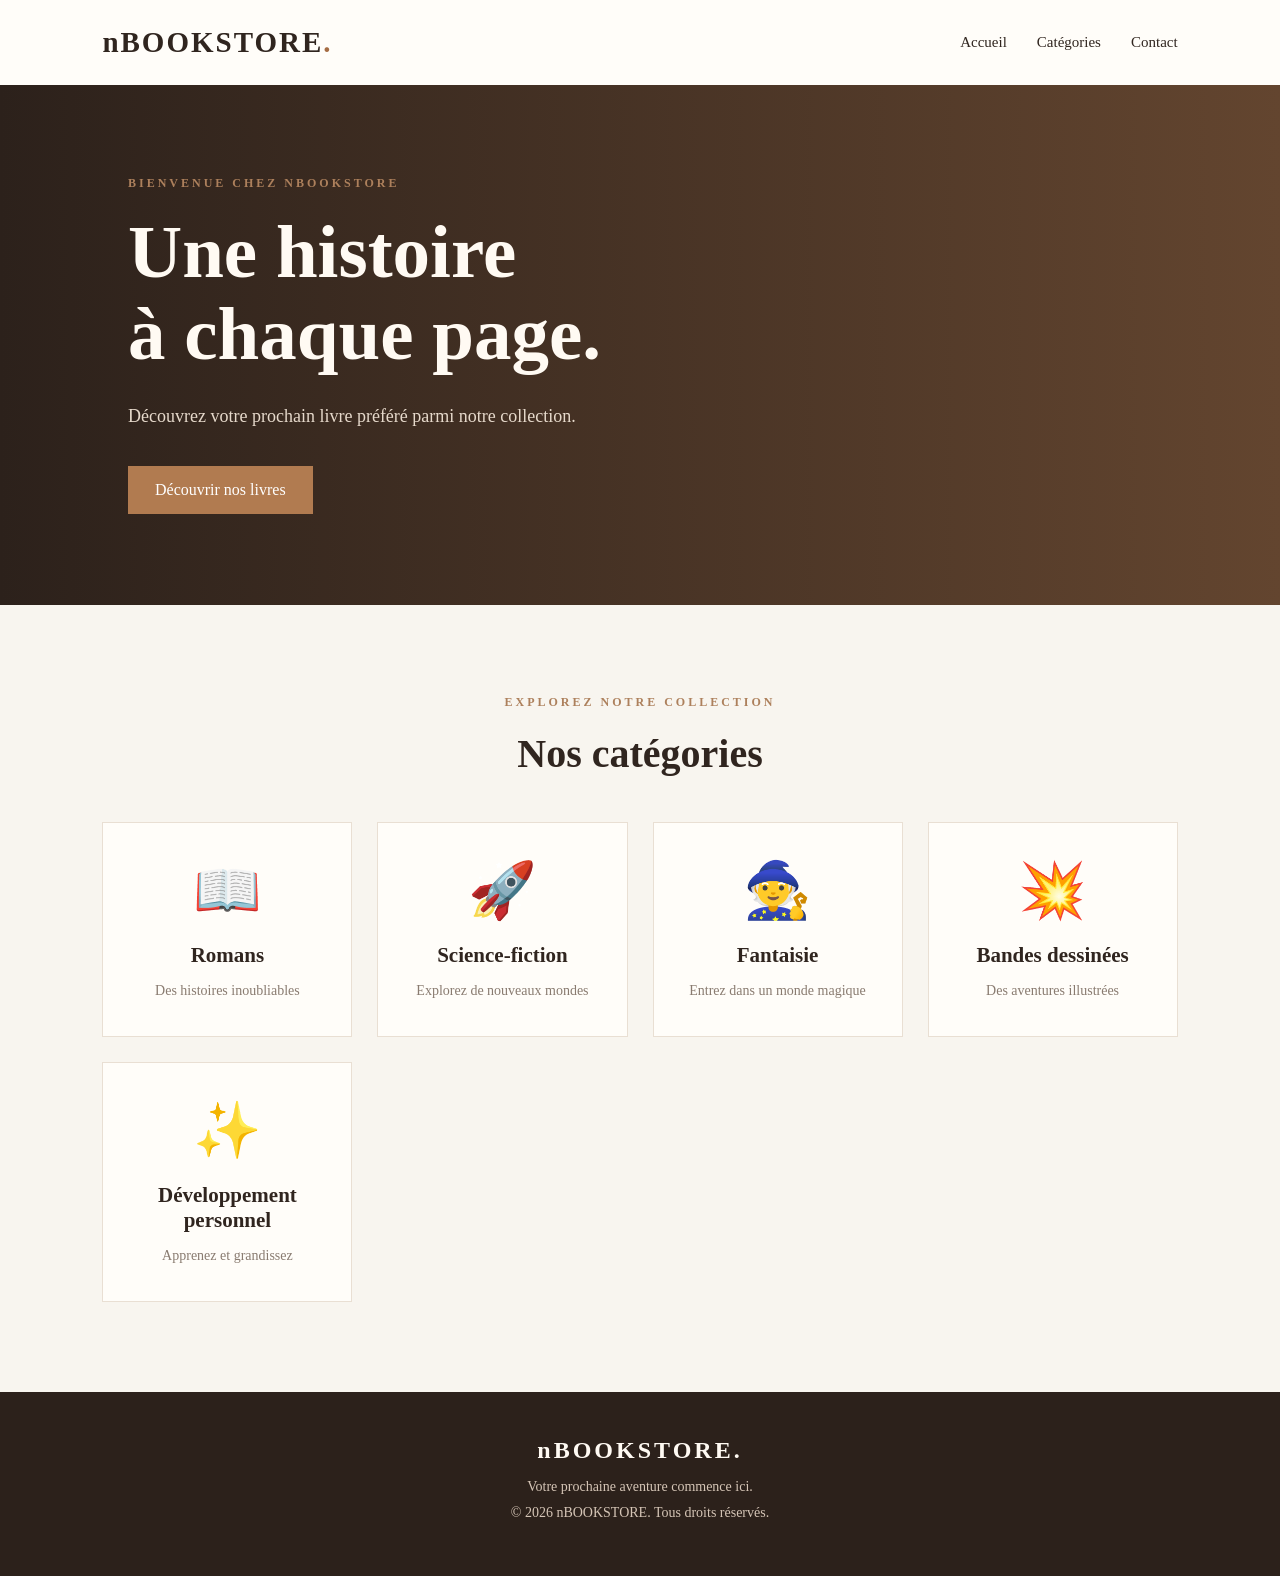
<file: index.html>
<!DOCTYPE html>
<html lang="fr">
<head>
    <meta charset="UTF-8">
    <meta name="viewport" content="width=device-width, initial-scale=1.0">
    <title>nBOOKSTORE | Votre librairie</title>
    <link rel="stylesheet" href="style.css">
</head>
<body>

<header>
    <div class="logo">nBOOKSTORE<span>.</span></div>
    <nav>
        <a href="index.html">Accueil</a>
        <a href="#categories">Catégories</a>
        <a href="#contact">Contact</a>
    </nav>
</header>

<section class="hero">
    <div class="hero-content">
        <p class="tagline">BIENVENUE CHEZ NBOOKSTORE</p>
        <h1>Une histoire<br>à chaque page.</h1>
        <p>Découvrez votre prochain livre préféré parmi notre collection.</p>
        <a href="#categories" class="btn">Découvrir nos livres</a>
    </div>
</section>

<section id="categories" class="categories">
    <p class="tagline">EXPLOREZ NOTRE COLLECTION</p>
    <h2>Nos catégories</h2>

    <div class="category-grid">

        <a href="romans.html" class="category">
            <div class="category-image">📖</div>
            <h3>Romans</h3>
            <p>Des histoires inoubliables</p>
        </a>

        <a href="science-fiction.html" class="category">
            <div class="category-image">🚀</div>
            <h3>Science-fiction</h3>
            <p>Explorez de nouveaux mondes</p>
        </a>

        <a href="fantaisie.html" class="category">
            <div class="category-image">🧙</div>
            <h3>Fantaisie</h3>
            <p>Entrez dans un monde magique</p>
        </a>

        <a href="bd.html" class="category">
            <div class="category-image">💥</div>
            <h3>Bandes dessinées</h3>
            <p>Des aventures illustrées</p>
        </a>

        <a href="developpement.html" class="category">
            <div class="category-image">✨</div>
            <h3>Développement personnel</h3>
            <p>Apprenez et grandissez</p>
        </a>

    </div>
</section>

<footer id="contact">
    <h2>nBOOKSTORE.</h2>
    <p>Votre prochaine aventure commence ici.</p>
    <p>© 2026 nBOOKSTORE. Tous droits réservés.</p>
</footer>

<script src="script.js"></script>

</body>
</html>
</file>
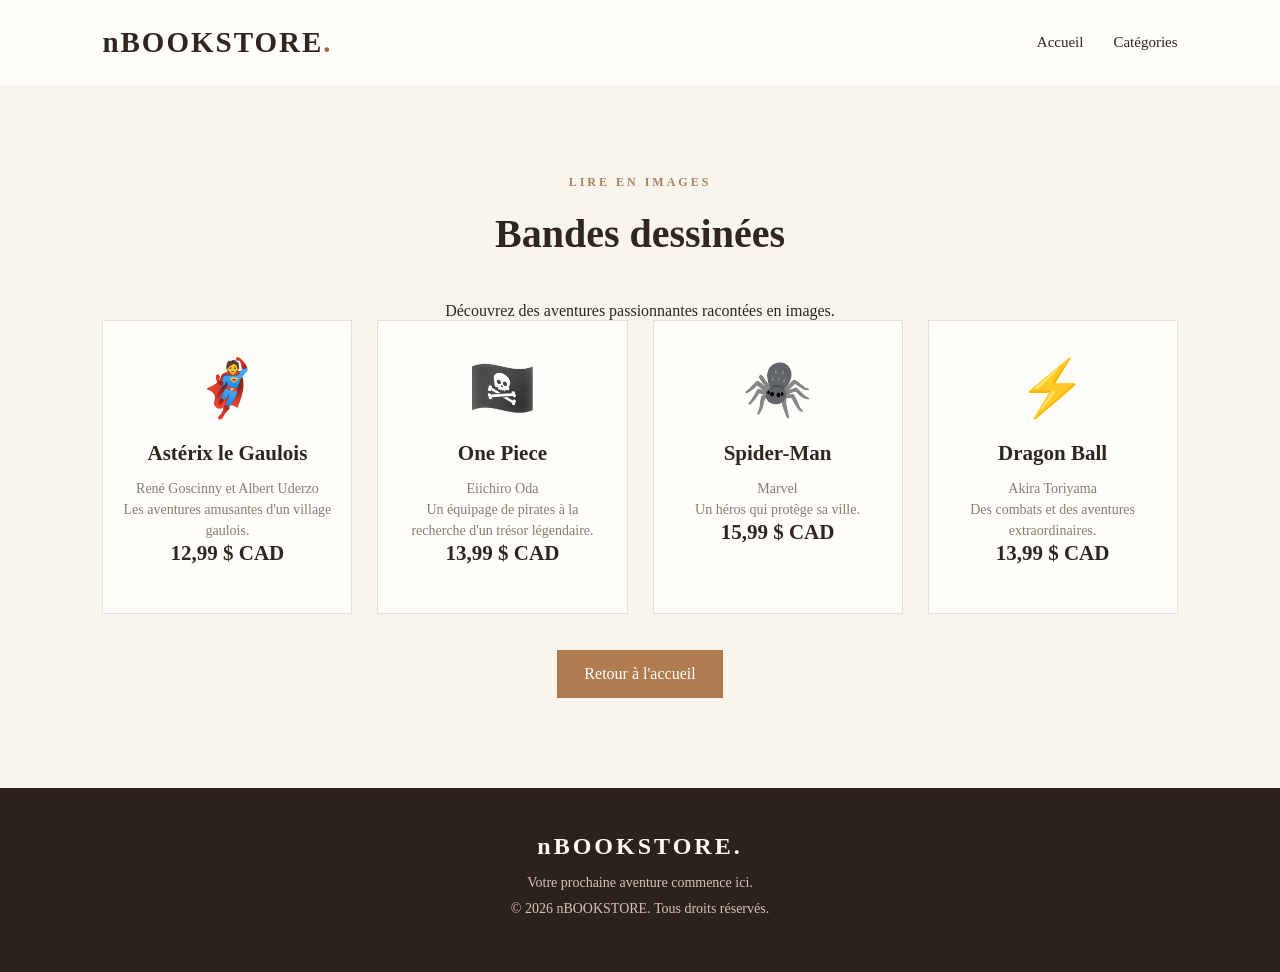
<file: bd.html>
<!DOCTYPE html>
<html lang="fr">
<head>
    <meta charset="UTF-8">
    <meta name="viewport" content="width=device-width, initial-scale=1.0">
    <title>Bandes dessinées | nBOOKSTORE</title>
    <link rel="stylesheet" href="style.css">
</head>
<body>

<header>
    <div class="logo">nBOOKSTORE<span>.</span></div>
    <nav>
        <a href="index.html">Accueil</a>
        <a href="index.html#categories">Catégories</a>
    </nav>
</header>

<section class="categories">
    <p class="tagline">LIRE EN IMAGES</p>
    <h2>Bandes dessinées</h2>
    <p>Découvrez des aventures passionnantes racontées en images.</p>

    <div class="category-grid">

        <div class="category">
            <div class="category-image">🦸</div>
            <h3>Astérix le Gaulois</h3>
            <p>René Goscinny et Albert Uderzo</p>
            <p>Les aventures amusantes d'un village gaulois.</p>
            <h3>12,99 $ CAD</h3>
        </div>

        <div class="category">
            <div class="category-image">🏴‍☠️</div>
            <h3>One Piece</h3>
            <p>Eiichiro Oda</p>
            <p>Un équipage de pirates à la recherche d'un trésor légendaire.</p>
            <h3>13,99 $ CAD</h3>
        </div>

        <div class="category">
            <div class="category-image">🕷️</div>
            <h3>Spider-Man</h3>
            <p>Marvel</p>
            <p>Un héros qui protège sa ville.</p>
            <h3>15,99 $ CAD</h3>
        </div>

        <div class="category">
            <div class="category-image">⚡</div>
            <h3>Dragon Ball</h3>
            <p>Akira Toriyama</p>
            <p>Des combats et des aventures extraordinaires.</p>
            <h3>13,99 $ CAD</h3>
        </div>

    </div>

    <br><br>
    <a href="index.html" class="btn">Retour à l'accueil</a>
</section>

<footer>
    <h2>nBOOKSTORE.</h2>
    <p>Votre prochaine aventure commence ici.</p>
    <p>© 2026 nBOOKSTORE. Tous droits réservés.</p>
</footer>

</body>
</html>
</file>
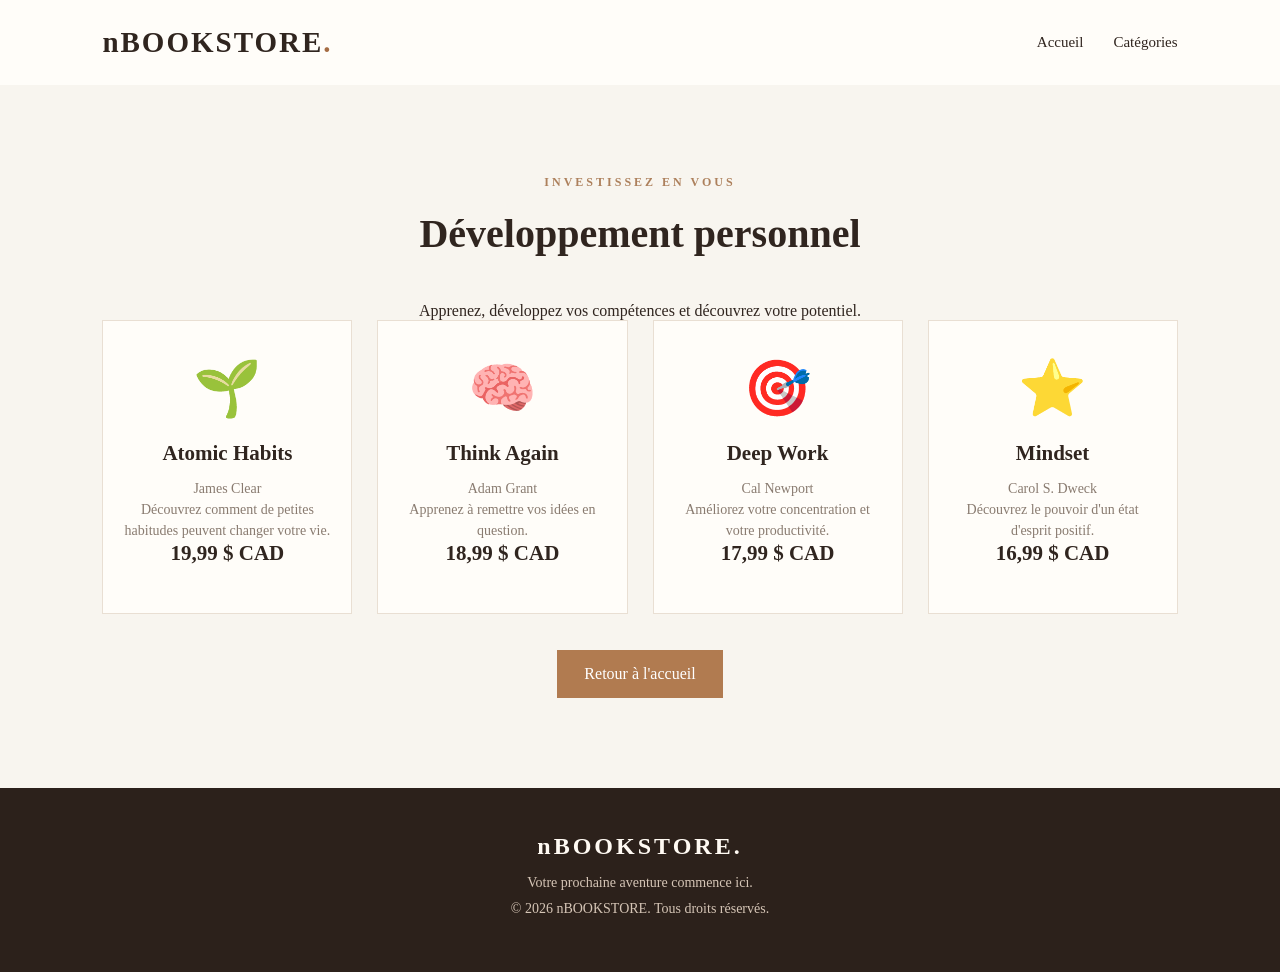
<file: developpement.html>
<!DOCTYPE html>
<html lang="fr">
<head>
    <meta charset="UTF-8">
    <meta name="viewport" content="width=device-width, initial-scale=1.0">
    <title>Développement personnel | nBOOKSTORE</title>
    <link rel="stylesheet" href="style.css">
</head>
<body>

<header>
    <div class="logo">nBOOKSTORE<span>.</span></div>
    <nav>
        <a href="index.html">Accueil</a>
        <a href="index.html#categories">Catégories</a>
    </nav>
</header>

<section class="categories">
    <p class="tagline">INVESTISSEZ EN VOUS</p>
    <h2>Développement personnel</h2>
    <p>Apprenez, développez vos compétences et découvrez votre potentiel.</p>

    <div class="category-grid">

        <div class="category">
            <div class="category-image">🌱</div>
            <h3>Atomic Habits</h3>
            <p>James Clear</p>
            <p>Découvrez comment de petites habitudes peuvent changer votre vie.</p>
            <h3>19,99 $ CAD</h3>
        </div>

        <div class="category">
            <div class="category-image">🧠</div>
            <h3>Think Again</h3>
            <p>Adam Grant</p>
            <p>Apprenez à remettre vos idées en question.</p>
            <h3>18,99 $ CAD</h3>
        </div>

        <div class="category">
            <div class="category-image">🎯</div>
            <h3>Deep Work</h3>
            <p>Cal Newport</p>
            <p>Améliorez votre concentration et votre productivité.</p>
            <h3>17,99 $ CAD</h3>
        </div>

        <div class="category">
            <div class="category-image">⭐</div>
            <h3>Mindset</h3>
            <p>Carol S. Dweck</p>
            <p>Découvrez le pouvoir d'un état d'esprit positif.</p>
            <h3>16,99 $ CAD</h3>
        </div>

    </div>

    <br><br>
    <a href="index.html" class="btn">Retour à l'accueil</a>
</section>

<footer>
    <h2>nBOOKSTORE.</h2>
    <p>Votre prochaine aventure commence ici.</p>
    <p>© 2026 nBOOKSTORE. Tous droits réservés.</p>
</footer>

</body>
</html>
</file>
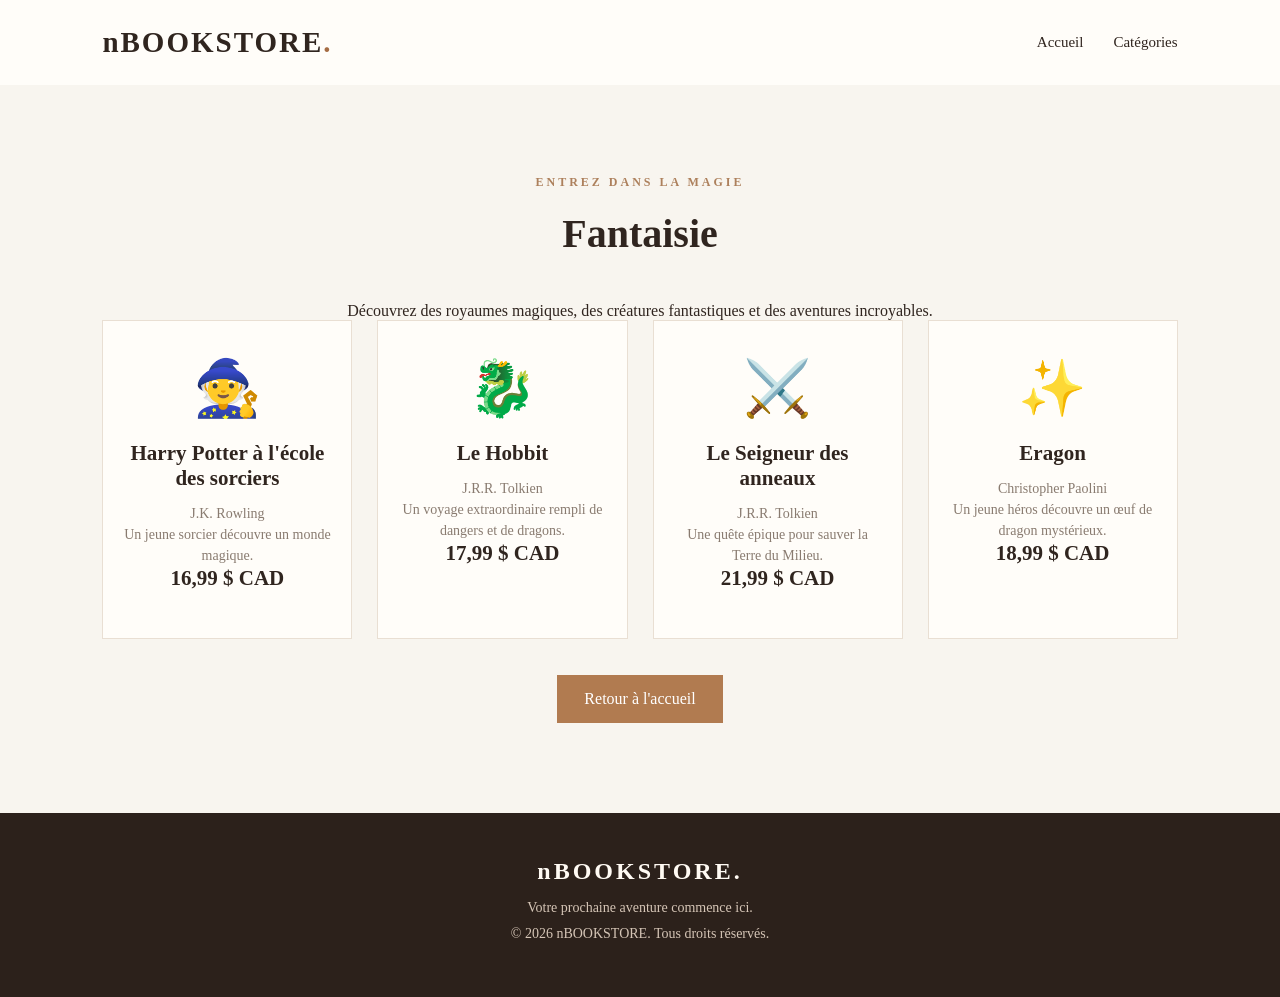
<file: fantaisie.html>
<!DOCTYPE html>
<html lang="fr">
<head>
    <meta charset="UTF-8">
    <meta name="viewport" content="width=device-width, initial-scale=1.0">
    <title>Fantaisie | nBOOKSTORE</title>
    <link rel="stylesheet" href="style.css">
</head>
<body>

<header>
    <div class="logo">nBOOKSTORE<span>.</span></div>
    <nav>
        <a href="index.html">Accueil</a>
        <a href="index.html#categories">Catégories</a>
    </nav>
</header>

<section class="categories">
    <p class="tagline">ENTREZ DANS LA MAGIE</p>
    <h2>Fantaisie</h2>
    <p>Découvrez des royaumes magiques, des créatures fantastiques et des aventures incroyables.</p>

    <div class="category-grid">

        <div class="category">
            <div class="category-image">🧙</div>
            <h3>Harry Potter à l'école des sorciers</h3>
            <p>J.K. Rowling</p>
            <p>Un jeune sorcier découvre un monde magique.</p>
            <h3>16,99 $ CAD</h3>
        </div>

        <div class="category">
            <div class="category-image">🐉</div>
            <h3>Le Hobbit</h3>
            <p>J.R.R. Tolkien</p>
            <p>Un voyage extraordinaire rempli de dangers et de dragons.</p>
            <h3>17,99 $ CAD</h3>
        </div>

        <div class="category">
            <div class="category-image">⚔️</div>
            <h3>Le Seigneur des anneaux</h3>
            <p>J.R.R. Tolkien</p>
            <p>Une quête épique pour sauver la Terre du Milieu.</p>
            <h3>21,99 $ CAD</h3>
        </div>

        <div class="category">
            <div class="category-image">✨</div>
            <h3>Eragon</h3>
            <p>Christopher Paolini</p>
            <p>Un jeune héros découvre un œuf de dragon mystérieux.</p>
            <h3>18,99 $ CAD</h3>
        </div>

    </div>

    <br><br>
    <a href="index.html" class="btn">Retour à l'accueil</a>
</section>

<footer>
    <h2>nBOOKSTORE.</h2>
    <p>Votre prochaine aventure commence ici.</p>
    <p>© 2026 nBOOKSTORE. Tous droits réservés.</p>
</footer>

</body>
</html>
</file>
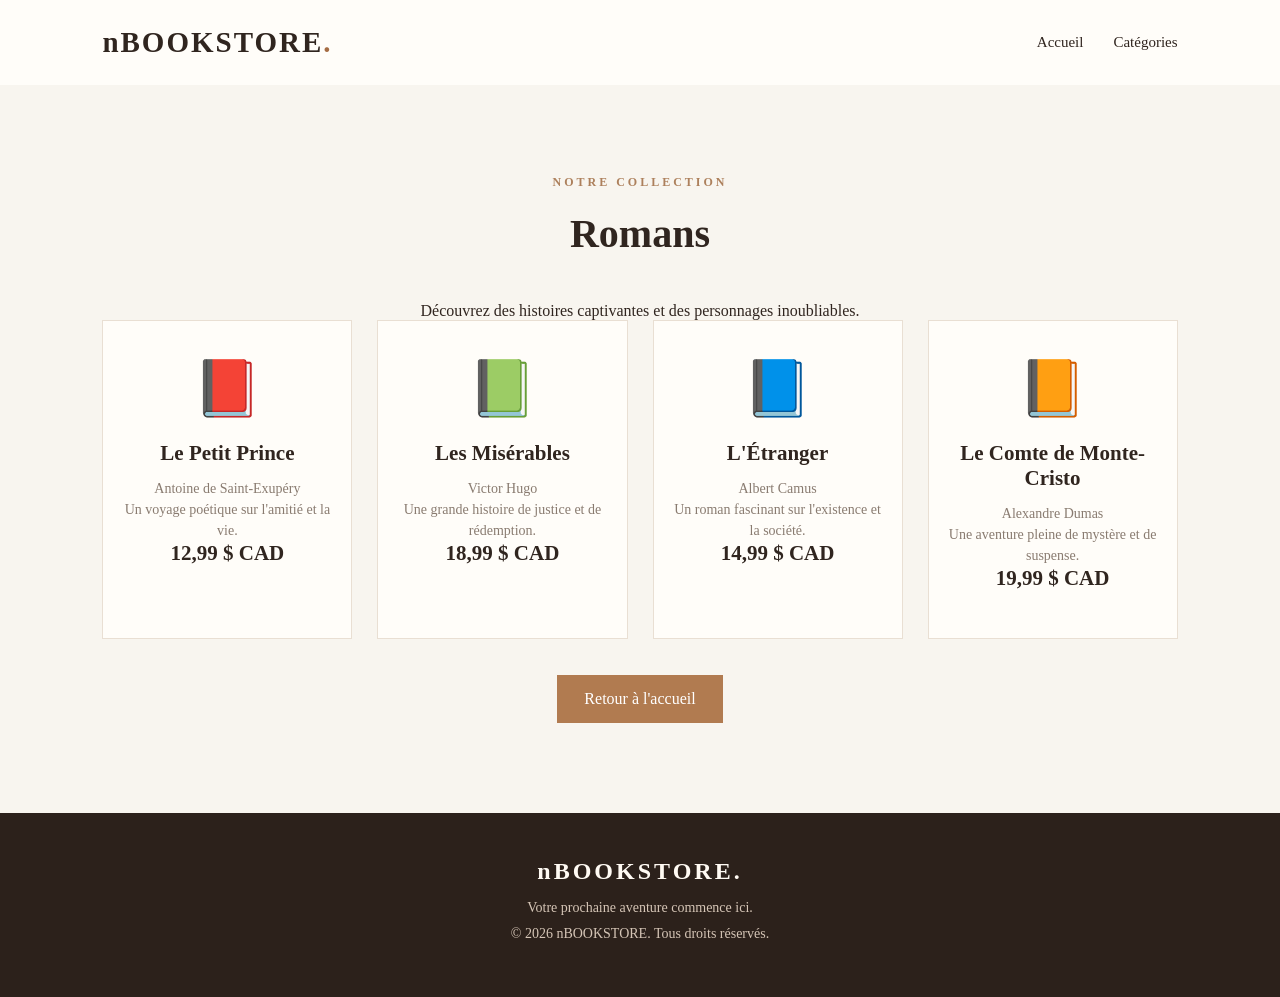
<file: romans.html>
<!DOCTYPE html>
<html lang="fr">
<head>
    <meta charset="UTF-8">
    <meta name="viewport" content="width=device-width, initial-scale=1.0">
    <title>Romans | nBOOKSTORE</title>
    <link rel="stylesheet" href="style.css">
</head>
<body>

<header>
    <div class="logo">nBOOKSTORE<span>.</span></div>
    <nav>
        <a href="index.html">Accueil</a>
        <a href="index.html#categories">Catégories</a>
    </nav>
</header>

<section class="categories">
    <p class="tagline">NOTRE COLLECTION</p>
    <h2>Romans</h2>
    <p>Découvrez des histoires captivantes et des personnages inoubliables.</p>

    <div class="category-grid">

        <div class="category">
            <div class="category-image">📕</div>
            <h3>Le Petit Prince</h3>
            <p>Antoine de Saint-Exupéry</p>
            <p>Un voyage poétique sur l'amitié et la vie.</p>
            <h3>12,99 $ CAD</h3>
        </div>

        <div class="category">
            <div class="category-image">📗</div>
            <h3>Les Misérables</h3>
            <p>Victor Hugo</p>
            <p>Une grande histoire de justice et de rédemption.</p>
            <h3>18,99 $ CAD</h3>
        </div>

        <div class="category">
            <div class="category-image">📘</div>
            <h3>L'Étranger</h3>
            <p>Albert Camus</p>
            <p>Un roman fascinant sur l'existence et la société.</p>
            <h3>14,99 $ CAD</h3>
        </div>

        <div class="category">
            <div class="category-image">📙</div>
            <h3>Le Comte de Monte-Cristo</h3>
            <p>Alexandre Dumas</p>
            <p>Une aventure pleine de mystère et de suspense.</p>
            <h3>19,99 $ CAD</h3>
        </div>

    </div>

    <br><br>
    <a href="index.html" class="btn">Retour à l'accueil</a>
</section>

<footer>
    <h2>nBOOKSTORE.</h2>
    <p>Votre prochaine aventure commence ici.</p>
    <p>© 2026 nBOOKSTORE. Tous droits réservés.</p>
</footer>

</body>
</html>
</file>
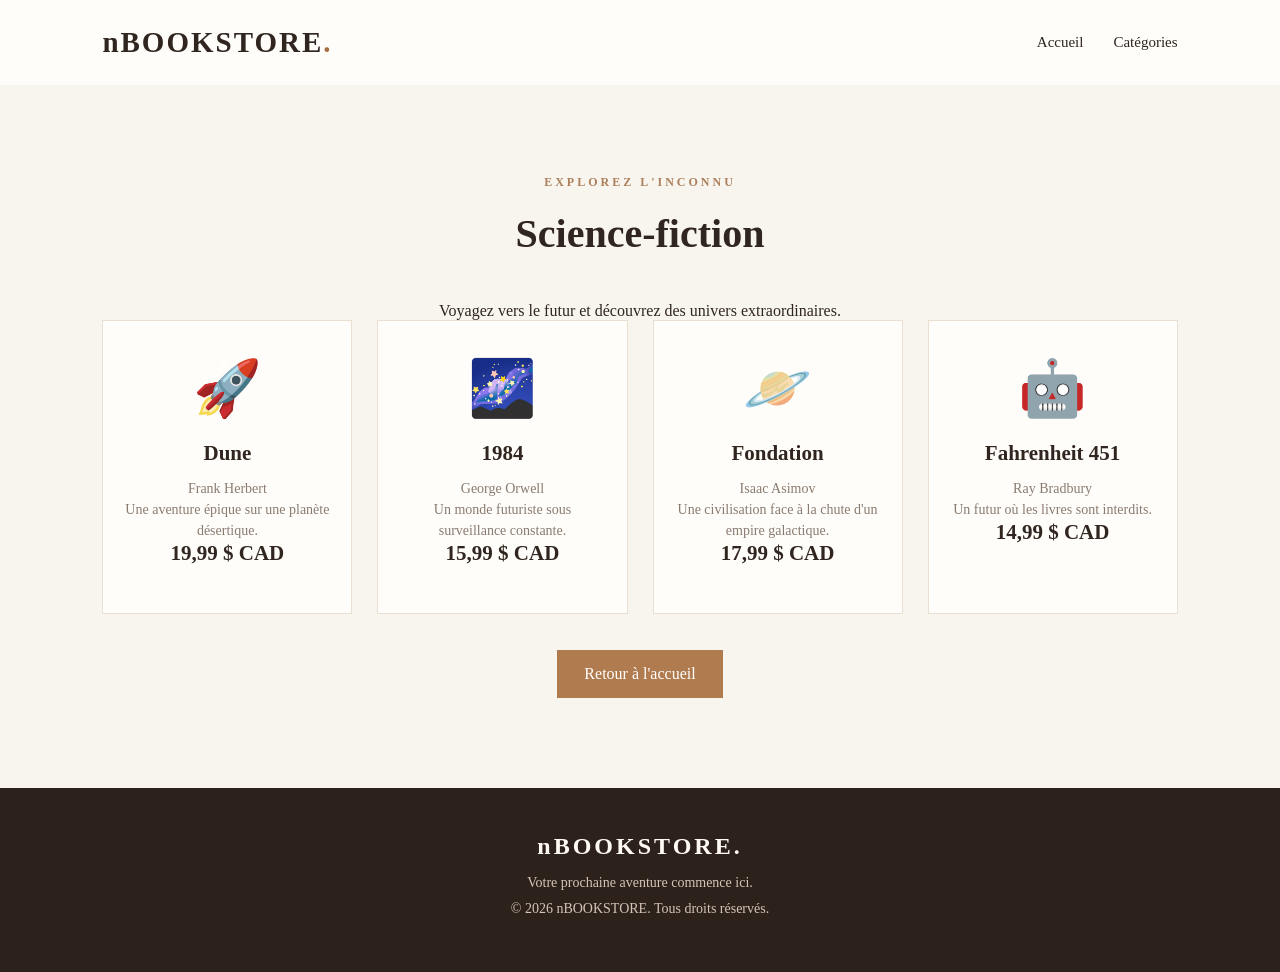
<file: science-fiction.html>
<!DOCTYPE html>
<html lang="fr">
<head>
    <meta charset="UTF-8">
    <meta name="viewport" content="width=device-width, initial-scale=1.0">
    <title>Science-fiction | nBOOKSTORE</title>
    <link rel="stylesheet" href="style.css">
</head>
<body>

<header>
    <div class="logo">nBOOKSTORE<span>.</span></div>
    <nav>
        <a href="index.html">Accueil</a>
        <a href="index.html#categories">Catégories</a>
    </nav>
</header>

<section class="categories">
    <p class="tagline">EXPLOREZ L'INCONNU</p>
    <h2>Science-fiction</h2>
    <p>Voyagez vers le futur et découvrez des univers extraordinaires.</p>

    <div class="category-grid">

        <div class="category">
            <div class="category-image">🚀</div>
            <h3>Dune</h3>
            <p>Frank Herbert</p>
            <p>Une aventure épique sur une planète désertique.</p>
            <h3>19,99 $ CAD</h3>
        </div>

        <div class="category">
            <div class="category-image">🌌</div>
            <h3>1984</h3>
            <p>George Orwell</p>
            <p>Un monde futuriste sous surveillance constante.</p>
            <h3>15,99 $ CAD</h3>
        </div>

        <div class="category">
            <div class="category-image">🪐</div>
            <h3>Fondation</h3>
            <p>Isaac Asimov</p>
            <p>Une civilisation face à la chute d'un empire galactique.</p>
            <h3>17,99 $ CAD</h3>
        </div>

        <div class="category">
            <div class="category-image">🤖</div>
            <h3>Fahrenheit 451</h3>
            <p>Ray Bradbury</p>
            <p>Un futur où les livres sont interdits.</p>
            <h3>14,99 $ CAD</h3>
        </div>

    </div>

    <br><br>
    <a href="index.html" class="btn">Retour à l'accueil</a>
</section>

<footer>
    <h2>nBOOKSTORE.</h2>
    <p>Votre prochaine aventure commence ici.</p>
    <p>© 2026 nBOOKSTORE. Tous droits réservés.</p>
</footer>

</body>
</html>
</file>
<file: style.css>
* {
    margin: 0;
    padding: 0;
    box-sizing: border-box;
}

html {
    scroll-behavior: smooth;
}

body {
    font-family: Georgia, serif;
    background: #f8f5ef;
    color: #30251f;
}

/* HEADER */

header {
    height: 85px;
    display: flex;
    justify-content: space-between;
    align-items: center;
    padding: 0 8%;
    background: #fffdf9;
}

.logo {
    font-size: 29px;
    font-weight: bold;
    letter-spacing: 2px;
}

.logo span {
    color: #a56c43;
}

nav {
    display: flex;
    gap: 30px;
}

nav a {
    text-decoration: none;
    color: #30251f;
    font-size: 15px;
}

nav a:hover {
    color: #a56c43;
}

/* HERO */

.hero {
    min-height: 520px;
    display: flex;
    align-items: center;
    padding: 70px 10%;
    background: linear-gradient(90deg, #2c211b, #63452f);
    color: #fffaf3;
}

.hero-content {
    max-width: 600px;
}

.tagline {
    color: #ad805c;
    letter-spacing: 3px;
    font-size: 12px;
    font-weight: bold;
    margin-bottom: 20px;
}

.hero h1 {
    font-size: clamp(45px, 7vw, 75px);
    line-height: 1.1;
    margin-bottom: 25px;
}

.hero p:not(.tagline) {
    font-size: 18px;
    line-height: 1.7;
    margin-bottom: 35px;
    color: #e6d9cb;
}

.btn {
    display: inline-block;
    background: #b17b50;
    color: white;
    padding: 15px 27px;
    text-decoration: none;
    transition: 0.3s;
}

.btn:hover {
    background: #8b5c38;
    transform: translateY(-3px);
}

/* CATEGORIES */

.categories {
    padding: 90px 8%;
    text-align: center;
}

.categories h2 {
    font-size: 40px;
    margin-bottom: 45px;
}

.category-grid {
    display: grid;
    grid-template-columns: repeat(auto-fit, minmax(200px, 1fr));
    gap: 25px;
}

.category {
    background: #fffdf9;
    padding: 35px 20px;
    text-decoration: none;
    color: #30251f;
    border: 1px solid #e9dfd3;
    transition: 0.3s;
}

.category:hover {
    transform: translateY(-8px);
    box-shadow: 0 12px 30px #00000012;
}

.category-image {
    font-size: 55px;
    margin-bottom: 20px;
}

.category h3 {
    font-size: 21px;
    margin-bottom: 12px;
}

.category p {
    color: #897b70;
    font-size: 14px;
    line-height: 1.5;
}

/* ANIMATIONS */

.hidden {
    opacity: 0;
    transform: translateY(25px);
    transition: opacity 0.7s ease, transform 0.7s ease;
}

.show {
    opacity: 1;
    transform: translateY(0);
}

/* FOOTER */

footer {
    background: #2c211b;
    color: #fffaf3;
    text-align: center;
    padding: 45px 20px;
}

footer h2 {
    margin-bottom: 15px;
    letter-spacing: 3px;
}

footer p {
    margin: 10px;
    color: #d5c5b6;
    font-size: 14px;
}

/* MOBILE */

@media (max-width: 600px) {
    header {
        padding: 20px;
        height: auto;
        flex-direction: column;
        gap: 20px;
    }

    nav {
        gap: 15px;
        flex-wrap: wrap;
        justify-content: center;
    }

    .hero {
        padding: 65px 8%;
    }

    .categories {
        padding: 65px 6%;
    }
}
</file>
